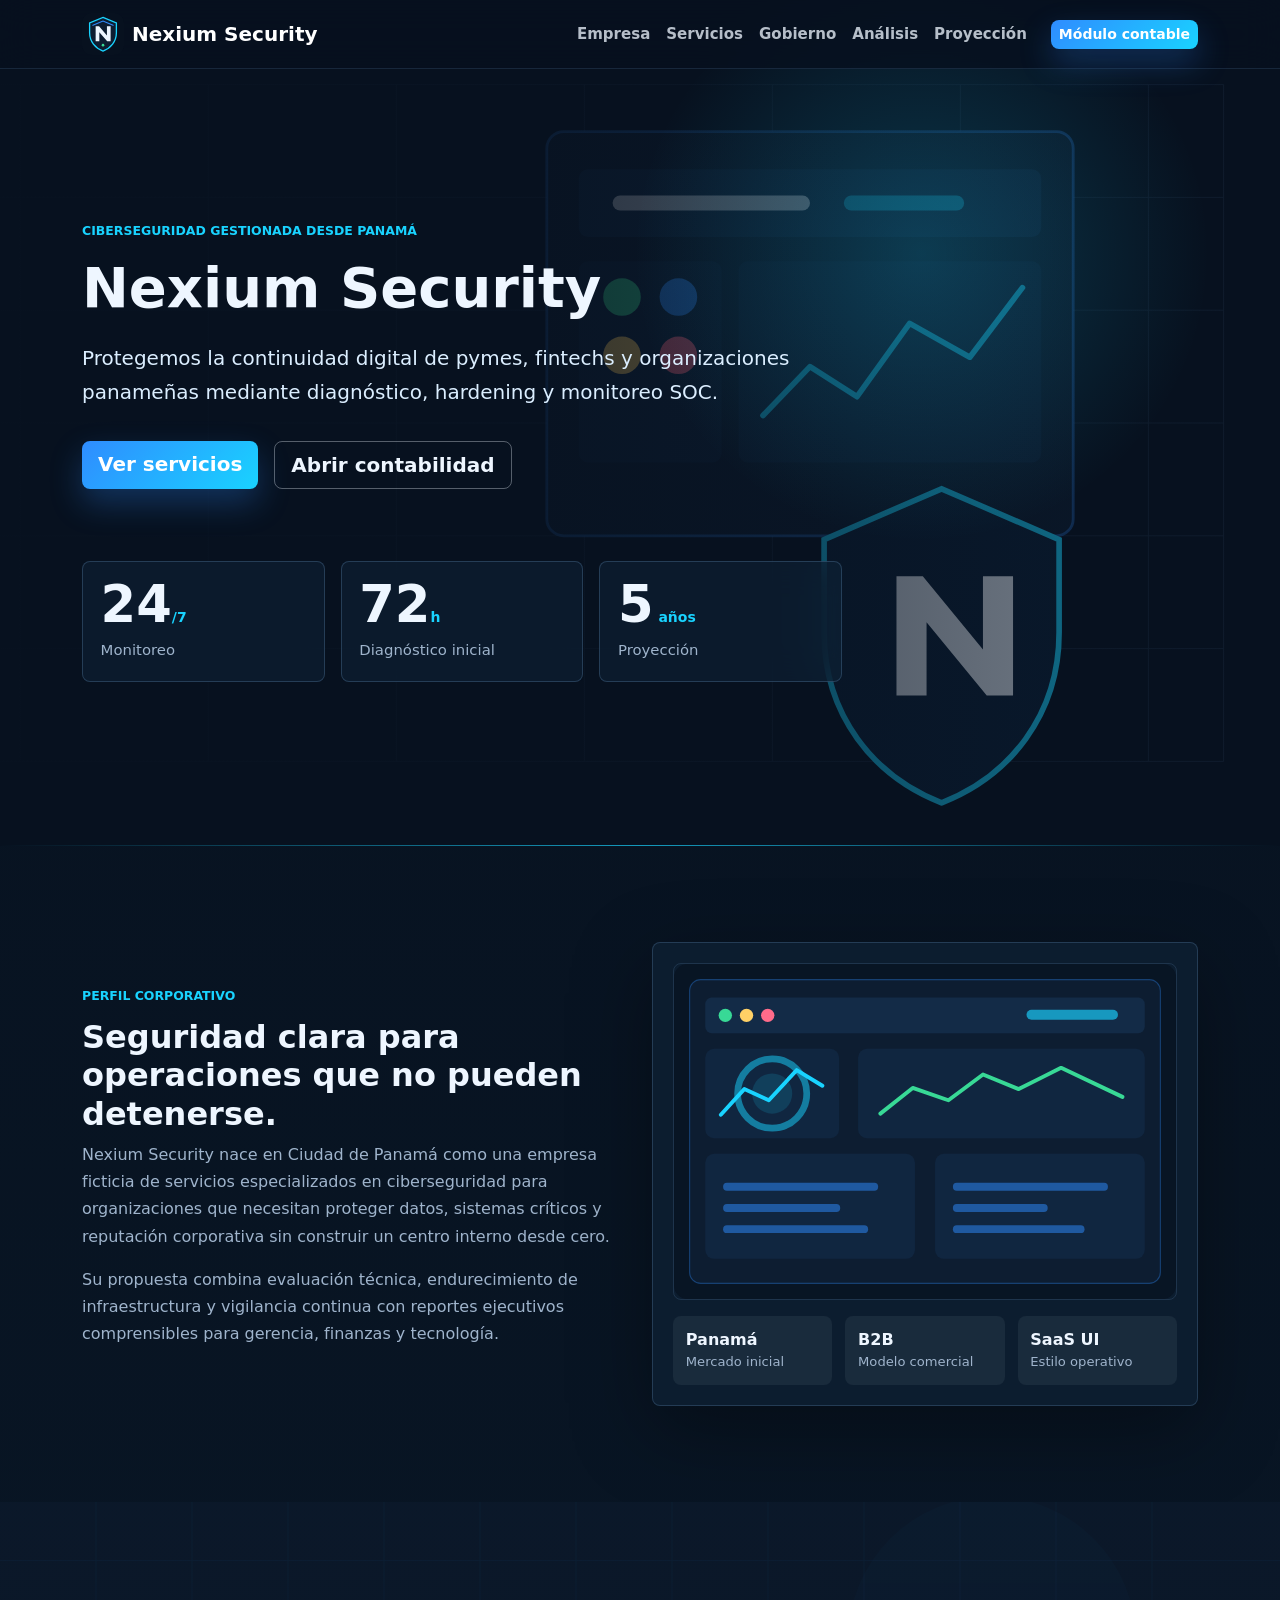
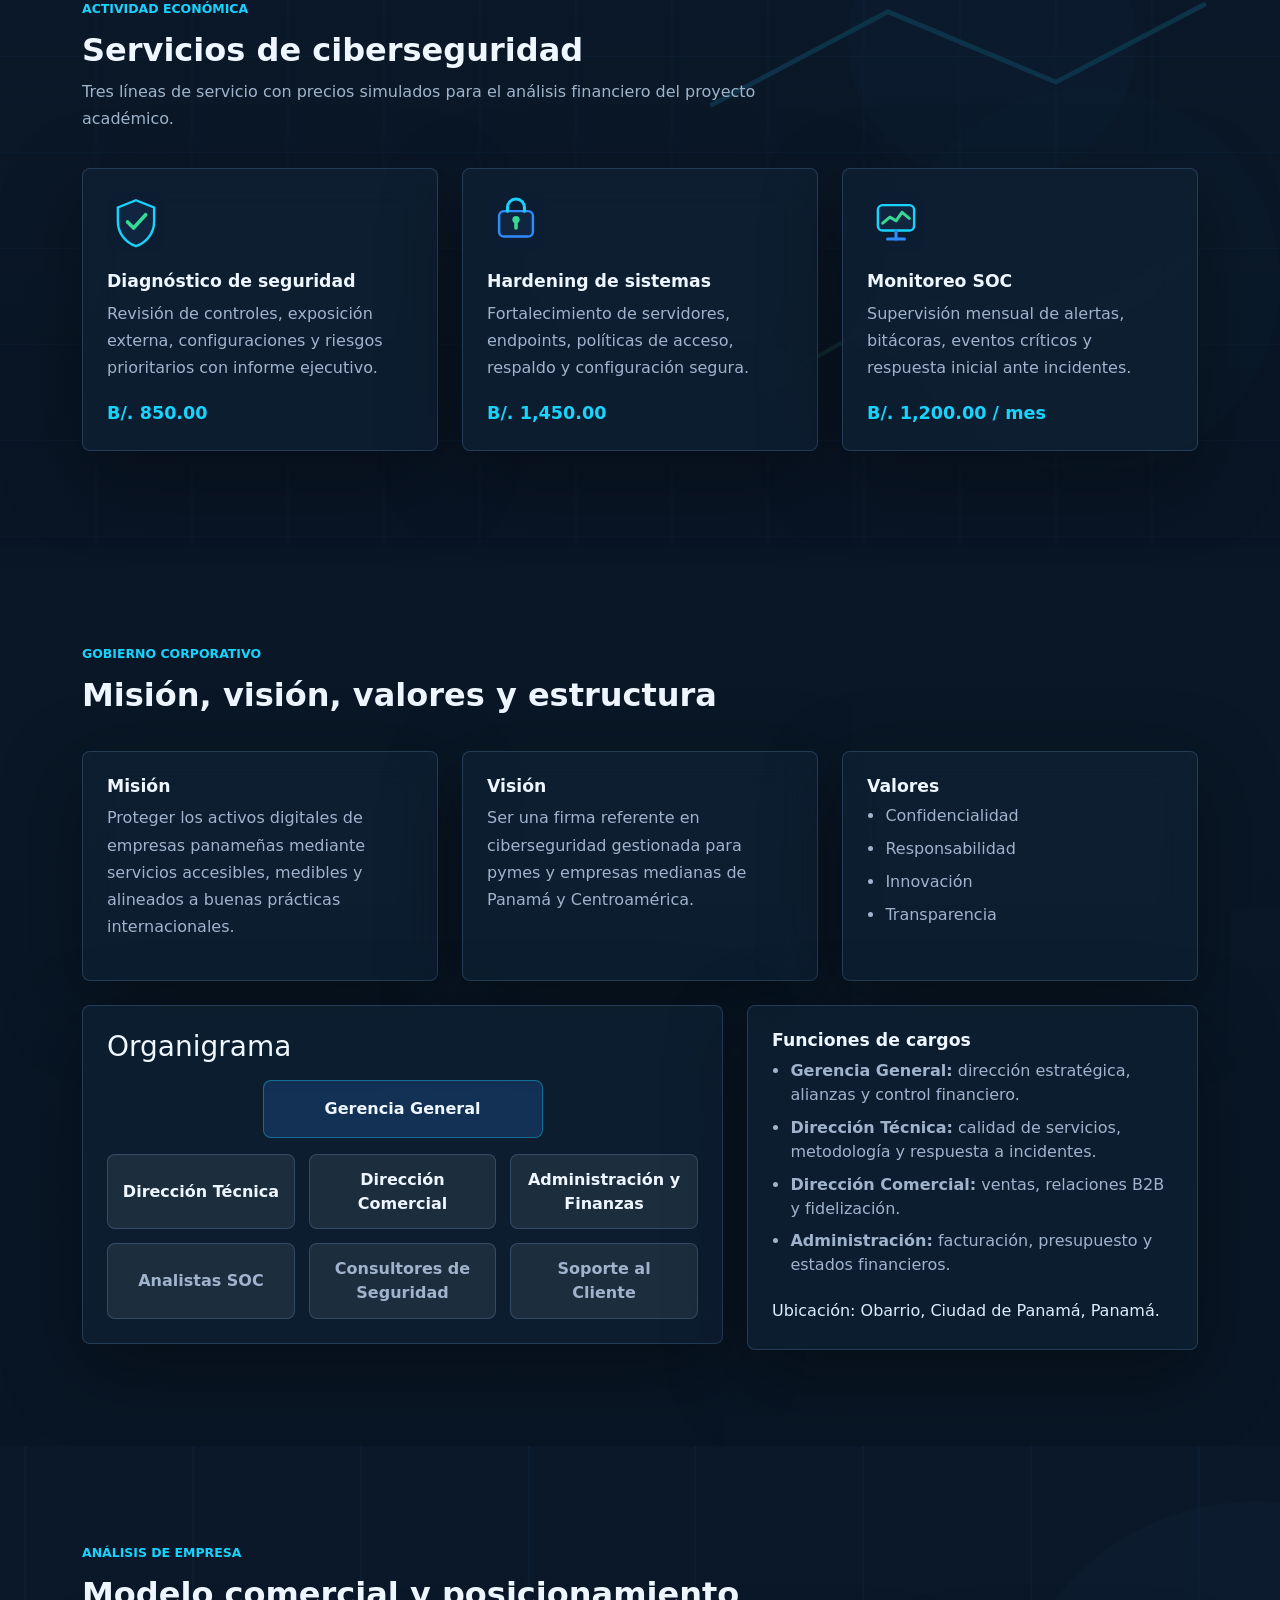
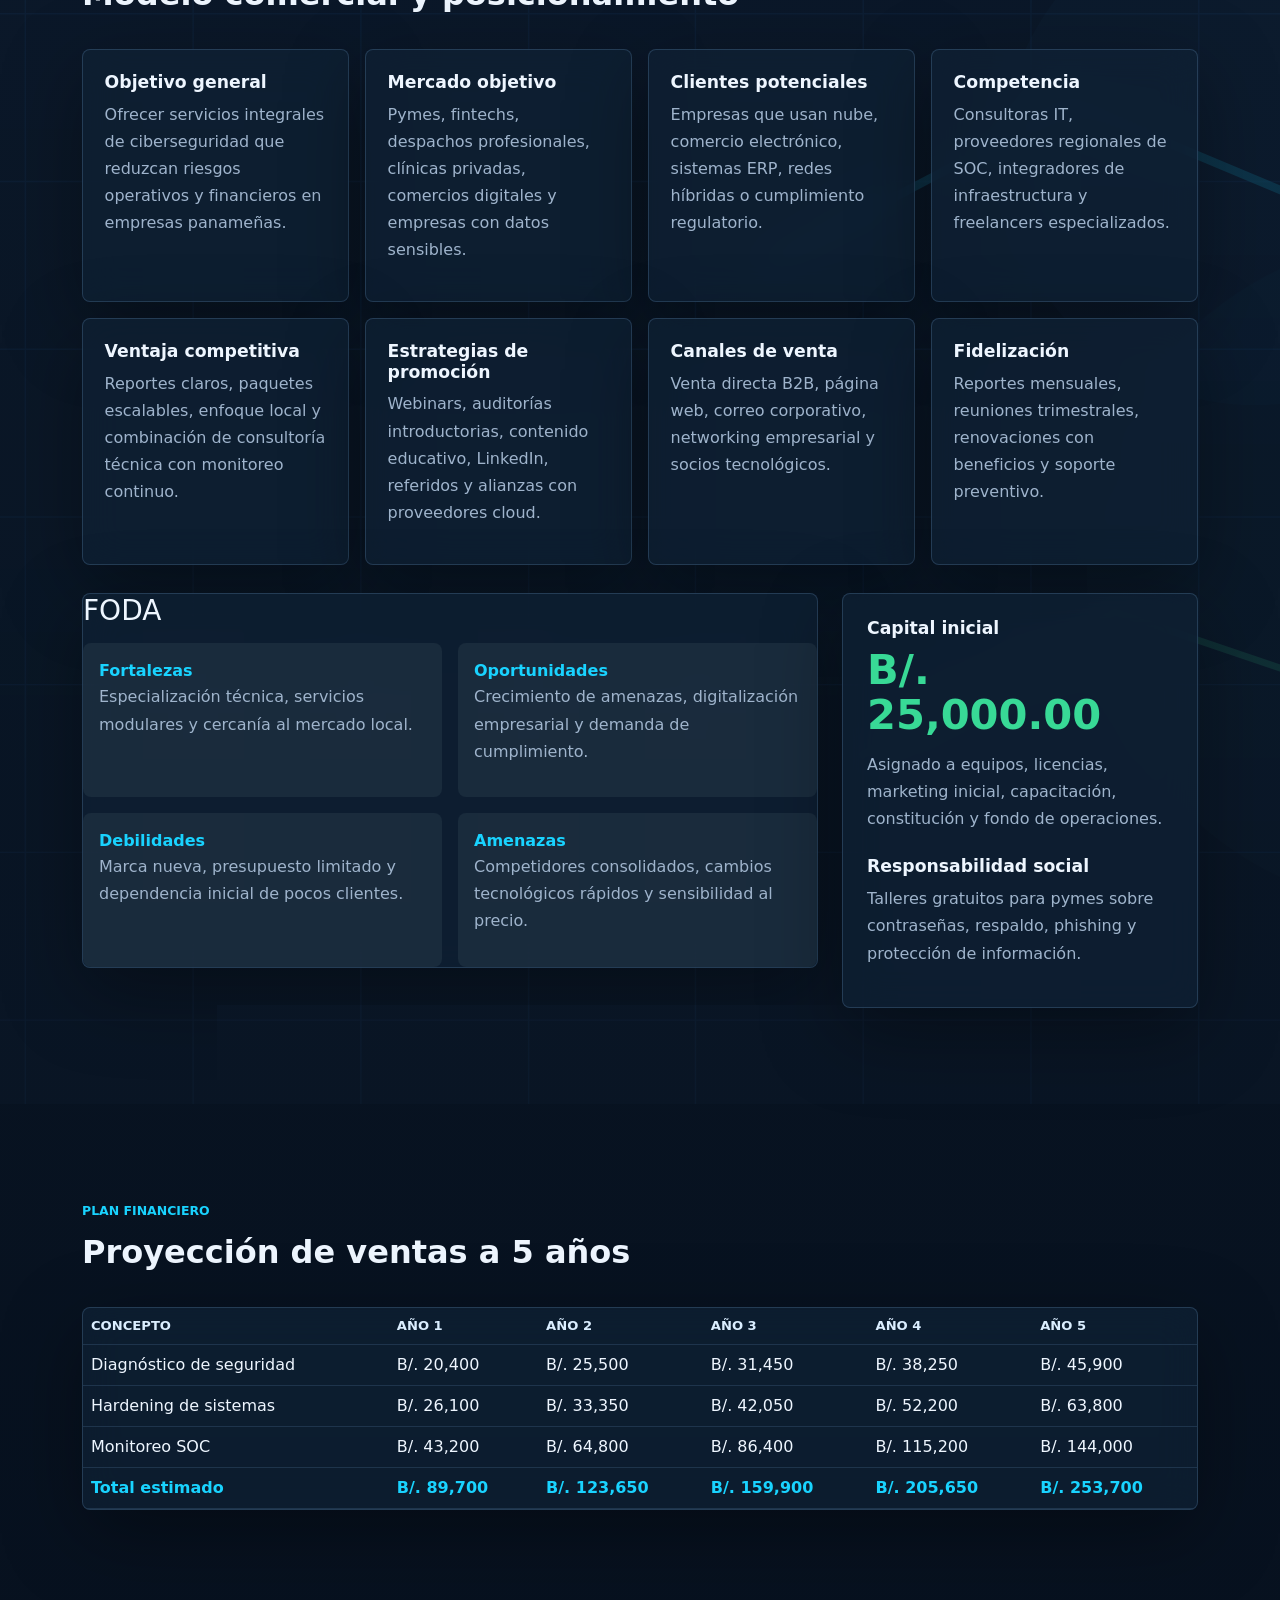
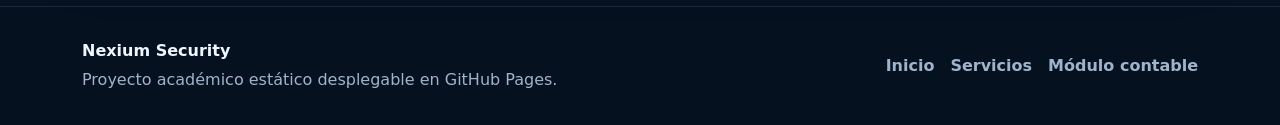
<file: index.html>
<!doctype html>
<html lang="es">
  <head>
    <meta charset="utf-8">
    <meta name="viewport" content="width=device-width, initial-scale=1">
    <meta name="description" content="Nexium Security es una empresa ficticia panameña de servicios de ciberseguridad con módulo contable académico.">
    <meta name="author" content="Nexium Security">
    <title>Nexium Security | Ciberseguridad corporativa en Panamá</title>
    <link rel="icon" href="assets/favicon/favicon.svg" type="image/svg+xml">
    <link href="https://cdn.jsdelivr.net/npm/bootstrap@5.3.3/dist/css/bootstrap.min.css" rel="stylesheet">
    <link rel="stylesheet" href="assets/css/style.css">
  </head>
  <body data-bs-spy="scroll" data-bs-target="#mainNavbar" data-bs-offset="90" tabindex="0">
    <nav id="mainNavbar" class="navbar navbar-expand-lg fixed-top navbar-dark">
      <div class="container">
        <a class="navbar-brand d-flex align-items-center gap-2" href="#inicio" aria-label="Nexium Security">
          <img src="assets/img/logo/logo.svg" alt="Logo Nexium Security" width="42" height="42">
          <span>Nexium Security</span>
        </a>
        <button class="navbar-toggler" type="button" data-bs-toggle="collapse" data-bs-target="#navbarContent" aria-controls="navbarContent" aria-expanded="false" aria-label="Abrir menú">
          <span class="navbar-toggler-icon"></span>
        </button>
        <div class="collapse navbar-collapse" id="navbarContent">
          <ul class="navbar-nav ms-auto align-items-lg-center">
            <li class="nav-item"><a class="nav-link" href="#empresa">Empresa</a></li>
            <li class="nav-item"><a class="nav-link" href="#servicios">Servicios</a></li>
            <li class="nav-item"><a class="nav-link" href="#gobierno">Gobierno</a></li>
            <li class="nav-item"><a class="nav-link" href="#analisis">Análisis</a></li>
            <li class="nav-item"><a class="nav-link" href="#proyeccion">Proyección</a></li>
            <li class="nav-item ms-lg-3"><a class="btn btn-primary btn-sm" href="pages/accounting.html">Módulo contable</a></li>
          </ul>
        </div>
      </div>
    </nav>

    <header id="inicio" class="hero-section">
      <div class="hero-overlay"></div>
      <div class="container hero-content">
        <p class="section-kicker reveal">Ciberseguridad gestionada desde Panamá</p>
        <h1 class="display-4 fw-bold reveal">Nexium Security</h1>
        <p class="lead hero-copy reveal">Protegemos la continuidad digital de pymes, fintechs y organizaciones panameñas mediante diagnóstico, hardening y monitoreo SOC.</p>
        <div class="d-flex flex-column flex-sm-row gap-3 reveal">
          <a href="#servicios" class="btn btn-primary btn-lg">Ver servicios</a>
          <a href="pages/accounting.html" class="btn btn-outline-light btn-lg">Abrir contabilidad</a>
        </div>
        <div class="hero-metrics reveal" aria-label="Indicadores comerciales">
          <div>
            <span data-counter="24">0</span><small>/7</small>
            <p>Monitoreo</p>
          </div>
          <div>
            <span data-counter="72">0</span><small>h</small>
            <p>Diagnóstico inicial</p>
          </div>
          <div>
            <span data-counter="5">0</span><small> años</small>
            <p>Proyección</p>
          </div>
        </div>
      </div>
    </header>

    <main>
      <section id="empresa" class="section-block">
        <div class="container">
          <div class="row align-items-center g-4">
            <div class="col-lg-6 reveal">
              <p class="section-kicker">Perfil corporativo</p>
              <h2>Seguridad clara para operaciones que no pueden detenerse.</h2>
              <p>Nexium Security nace en Ciudad de Panamá como una empresa ficticia de servicios especializados en ciberseguridad para organizaciones que necesitan proteger datos, sistemas críticos y reputación corporativa sin construir un centro interno desde cero.</p>
              <p>Su propuesta combina evaluación técnica, endurecimiento de infraestructura y vigilancia continua con reportes ejecutivos comprensibles para gerencia, finanzas y tecnología.</p>
            </div>
            <div class="col-lg-6 reveal">
              <div class="glass-panel company-panel">
                <img src="assets/img/backgrounds/security-dashboard.svg" alt="Tablero de seguridad de Nexium Security" class="img-fluid dashboard-visual">
                <div class="company-stats">
                  <div><strong>Panamá</strong><span>Mercado inicial</span></div>
                  <div><strong>B2B</strong><span>Modelo comercial</span></div>
                  <div><strong>SaaS UI</strong><span>Estilo operativo</span></div>
                </div>
              </div>
            </div>
          </div>
        </div>
      </section>

      <section id="servicios" class="section-block section-muted">
        <div class="container">
          <div class="section-heading reveal">
            <p class="section-kicker">Actividad económica</p>
            <h2>Servicios de ciberseguridad</h2>
            <p>Tres líneas de servicio con precios simulados para el análisis financiero del proyecto académico.</p>
          </div>
          <div class="row g-4">
            <div class="col-md-4 reveal">
              <article class="service-card h-100">
                <img src="assets/img/services/diagnostic.svg" alt="" aria-hidden="true">
                <h3>Diagnóstico de seguridad</h3>
                <p>Revisión de controles, exposición externa, configuraciones y riesgos prioritarios con informe ejecutivo.</p>
                <strong>B/. 850.00</strong>
              </article>
            </div>
            <div class="col-md-4 reveal">
              <article class="service-card h-100">
                <img src="assets/img/services/hardening.svg" alt="" aria-hidden="true">
                <h3>Hardening de sistemas</h3>
                <p>Fortalecimiento de servidores, endpoints, políticas de acceso, respaldo y configuración segura.</p>
                <strong>B/. 1,450.00</strong>
              </article>
            </div>
            <div class="col-md-4 reveal">
              <article class="service-card h-100">
                <img src="assets/img/services/soc.svg" alt="" aria-hidden="true">
                <h3>Monitoreo SOC</h3>
                <p>Supervisión mensual de alertas, bitácoras, eventos críticos y respuesta inicial ante incidentes.</p>
                <strong>B/. 1,200.00 / mes</strong>
              </article>
            </div>
          </div>
        </div>
      </section>

      <section id="gobierno" class="section-block">
        <div class="container">
          <div class="section-heading reveal">
            <p class="section-kicker">Gobierno corporativo</p>
            <h2>Misión, visión, valores y estructura</h2>
          </div>
          <div class="row g-4 mb-4">
            <div class="col-md-4 reveal">
              <div class="info-card h-100">
                <h3>Misión</h3>
                <p>Proteger los activos digitales de empresas panameñas mediante servicios accesibles, medibles y alineados a buenas prácticas internacionales.</p>
              </div>
            </div>
            <div class="col-md-4 reveal">
              <div class="info-card h-100">
                <h3>Visión</h3>
                <p>Ser una firma referente en ciberseguridad gestionada para pymes y empresas medianas de Panamá y Centroamérica.</p>
              </div>
            </div>
            <div class="col-md-4 reveal">
              <div class="info-card h-100">
                <h3>Valores</h3>
                <ul class="clean-list">
                  <li>Confidencialidad</li>
                  <li>Responsabilidad</li>
                  <li>Innovación</li>
                  <li>Transparencia</li>
                </ul>
              </div>
            </div>
          </div>
          <div class="row g-4">
            <div class="col-lg-7 reveal">
              <div class="glass-panel org-chart">
                <h3>Organigrama</h3>
                <div class="org-level org-top">Gerencia General</div>
                <div class="org-grid">
                  <span>Dirección Técnica</span>
                  <span>Dirección Comercial</span>
                  <span>Administración y Finanzas</span>
                </div>
                <div class="org-grid org-grid-secondary">
                  <span>Analistas SOC</span>
                  <span>Consultores de Seguridad</span>
                  <span>Soporte al Cliente</span>
                </div>
              </div>
            </div>
            <div class="col-lg-5 reveal">
              <div class="info-card h-100">
                <h3>Funciones de cargos</h3>
                <ul class="role-list">
                  <li><strong>Gerencia General:</strong> dirección estratégica, alianzas y control financiero.</li>
                  <li><strong>Dirección Técnica:</strong> calidad de servicios, metodología y respuesta a incidentes.</li>
                  <li><strong>Dirección Comercial:</strong> ventas, relaciones B2B y fidelización.</li>
                  <li><strong>Administración:</strong> facturación, presupuesto y estados financieros.</li>
                </ul>
                <p class="location-note">Ubicación: Obarrio, Ciudad de Panamá, Panamá.</p>
              </div>
            </div>
          </div>
        </div>
      </section>

      <section id="analisis" class="section-block section-muted">
        <div class="container">
          <div class="section-heading reveal">
            <p class="section-kicker">Análisis de empresa</p>
            <h2>Modelo comercial y posicionamiento</h2>
          </div>
          <div class="analysis-grid">
            <article class="analysis-card reveal">
              <h3>Objetivo general</h3>
              <p>Ofrecer servicios integrales de ciberseguridad que reduzcan riesgos operativos y financieros en empresas panameñas.</p>
            </article>
            <article class="analysis-card reveal">
              <h3>Mercado objetivo</h3>
              <p>Pymes, fintechs, despachos profesionales, clínicas privadas, comercios digitales y empresas con datos sensibles.</p>
            </article>
            <article class="analysis-card reveal">
              <h3>Clientes potenciales</h3>
              <p>Empresas que usan nube, comercio electrónico, sistemas ERP, redes híbridas o cumplimiento regulatorio.</p>
            </article>
            <article class="analysis-card reveal">
              <h3>Competencia</h3>
              <p>Consultoras IT, proveedores regionales de SOC, integradores de infraestructura y freelancers especializados.</p>
            </article>
            <article class="analysis-card reveal">
              <h3>Ventaja competitiva</h3>
              <p>Reportes claros, paquetes escalables, enfoque local y combinación de consultoría técnica con monitoreo continuo.</p>
            </article>
            <article class="analysis-card reveal">
              <h3>Estrategias de promoción</h3>
              <p>Webinars, auditorías introductorias, contenido educativo, LinkedIn, referidos y alianzas con proveedores cloud.</p>
            </article>
            <article class="analysis-card reveal">
              <h3>Canales de venta</h3>
              <p>Venta directa B2B, página web, correo corporativo, networking empresarial y socios tecnológicos.</p>
            </article>
            <article class="analysis-card reveal">
              <h3>Fidelización</h3>
              <p>Reportes mensuales, reuniones trimestrales, renovaciones con beneficios y soporte preventivo.</p>
            </article>
          </div>

          <div class="row g-4 mt-1">
            <div class="col-lg-8 reveal">
              <div class="glass-panel">
                <h3>FODA</h3>
                <div class="swot-grid">
                  <div><strong>Fortalezas</strong><p>Especialización técnica, servicios modulares y cercanía al mercado local.</p></div>
                  <div><strong>Oportunidades</strong><p>Crecimiento de amenazas, digitalización empresarial y demanda de cumplimiento.</p></div>
                  <div><strong>Debilidades</strong><p>Marca nueva, presupuesto limitado y dependencia inicial de pocos clientes.</p></div>
                  <div><strong>Amenazas</strong><p>Competidores consolidados, cambios tecnológicos rápidos y sensibilidad al precio.</p></div>
                </div>
              </div>
            </div>
            <div class="col-lg-4 reveal">
              <div class="info-card h-100">
                <h3>Capital inicial</h3>
                <p class="capital-number">B/. 25,000.00</p>
                <p>Asignado a equipos, licencias, marketing inicial, capacitación, constitución y fondo de operaciones.</p>
                <h3 class="mt-4">Responsabilidad social</h3>
                <p>Talleres gratuitos para pymes sobre contraseñas, respaldo, phishing y protección de información.</p>
              </div>
            </div>
          </div>
        </div>
      </section>

      <section id="proyeccion" class="section-block">
        <div class="container">
          <div class="section-heading reveal">
            <p class="section-kicker">Plan financiero</p>
            <h2>Proyección de ventas a 5 años</h2>
          </div>
          <div class="table-responsive glass-panel reveal">
            <table class="table table-dark table-hover align-middle projection-table">
              <thead>
                <tr>
                  <th>Concepto</th>
                  <th>Año 1</th>
                  <th>Año 2</th>
                  <th>Año 3</th>
                  <th>Año 4</th>
                  <th>Año 5</th>
                </tr>
              </thead>
              <tbody>
                <tr>
                  <td>Diagnóstico de seguridad</td>
                  <td>B/. 20,400</td>
                  <td>B/. 25,500</td>
                  <td>B/. 31,450</td>
                  <td>B/. 38,250</td>
                  <td>B/. 45,900</td>
                </tr>
                <tr>
                  <td>Hardening de sistemas</td>
                  <td>B/. 26,100</td>
                  <td>B/. 33,350</td>
                  <td>B/. 42,050</td>
                  <td>B/. 52,200</td>
                  <td>B/. 63,800</td>
                </tr>
                <tr>
                  <td>Monitoreo SOC</td>
                  <td>B/. 43,200</td>
                  <td>B/. 64,800</td>
                  <td>B/. 86,400</td>
                  <td>B/. 115,200</td>
                  <td>B/. 144,000</td>
                </tr>
                <tr class="table-accent">
                  <td>Total estimado</td>
                  <td>B/. 89,700</td>
                  <td>B/. 123,650</td>
                  <td>B/. 159,900</td>
                  <td>B/. 205,650</td>
                  <td>B/. 253,700</td>
                </tr>
              </tbody>
            </table>
          </div>
        </div>
      </section>
    </main>

    <footer class="site-footer">
      <div class="container d-flex flex-column flex-md-row justify-content-between align-items-md-center gap-3">
        <div>
          <strong>Nexium Security</strong>
          <p>Proyecto académico estático desplegable en GitHub Pages.</p>
        </div>
        <div class="footer-links">
          <a href="#inicio">Inicio</a>
          <a href="#servicios">Servicios</a>
          <a href="pages/accounting.html">Módulo contable</a>
        </div>
      </div>
    </footer>

    <script src="https://cdn.jsdelivr.net/npm/bootstrap@5.3.3/dist/js/bootstrap.bundle.min.js"></script>
    <script src="assets/js/main.js"></script>
  </body>
</html>
</file>
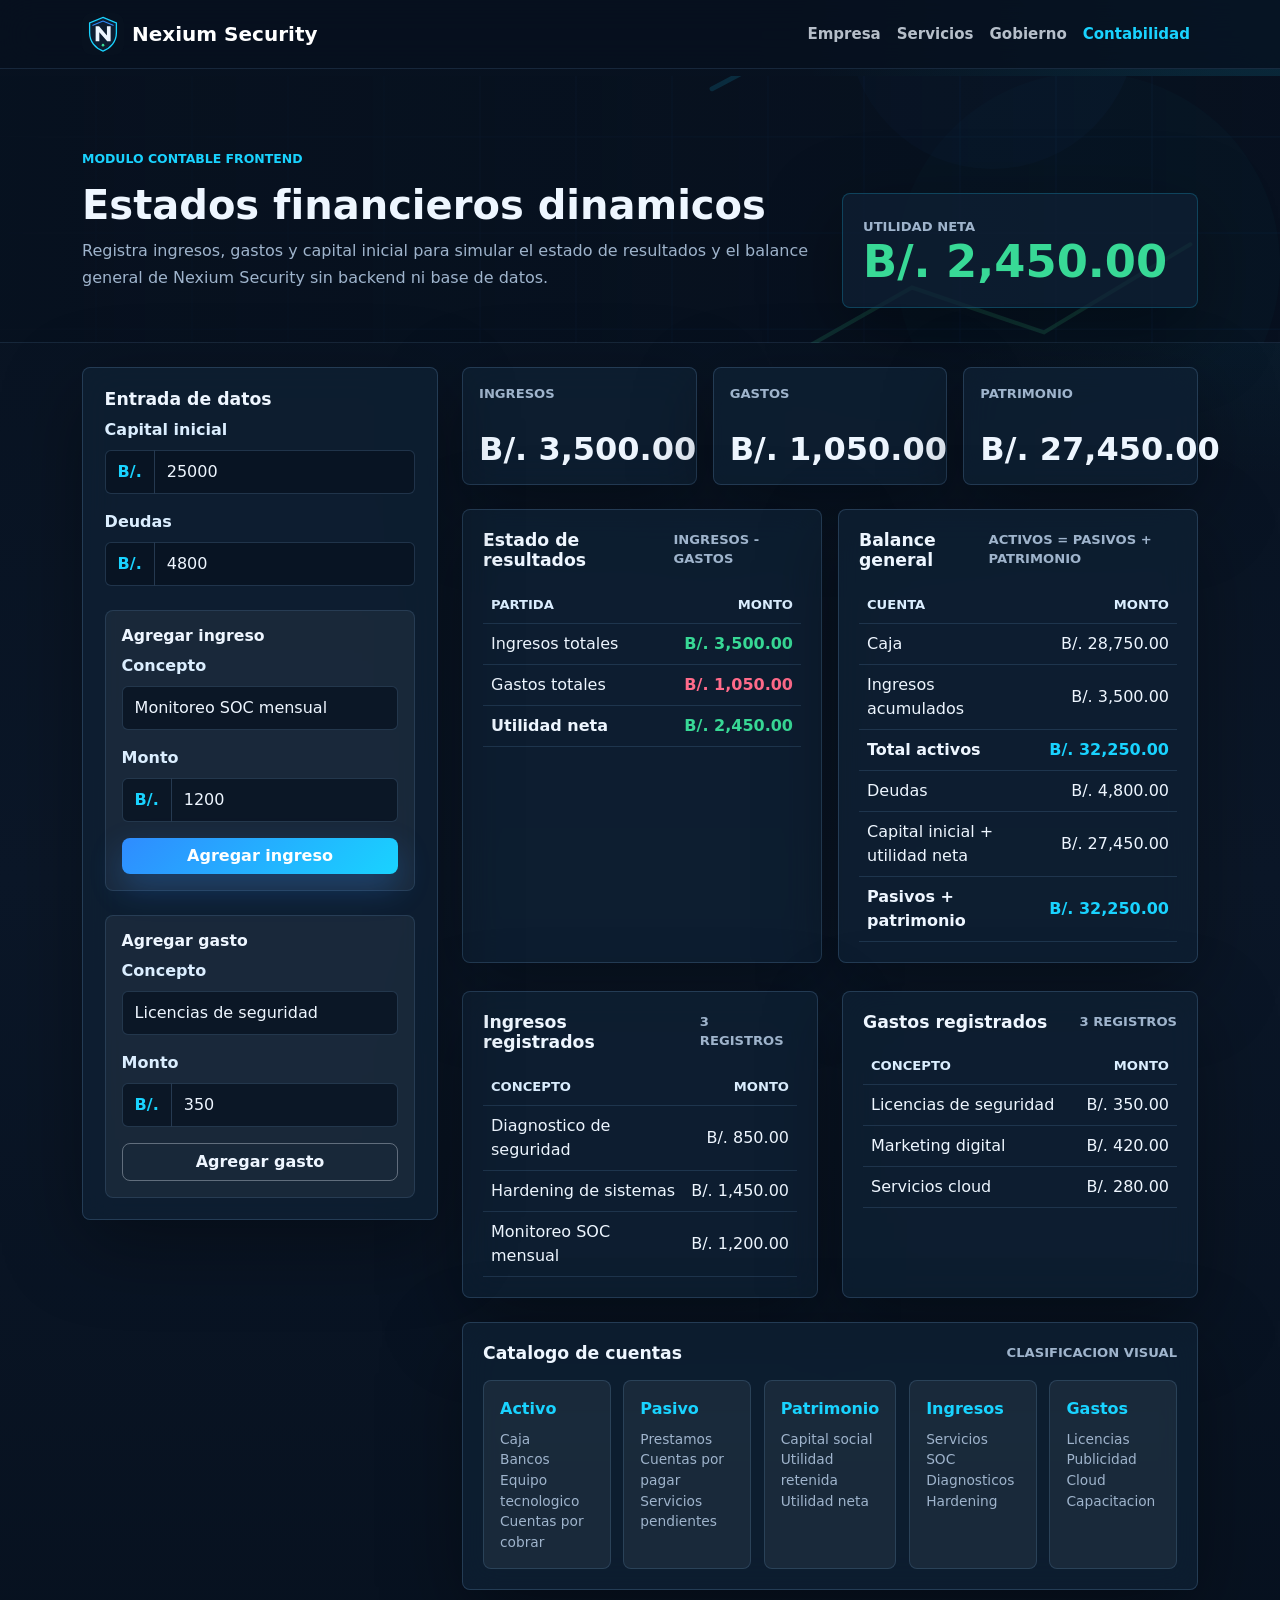
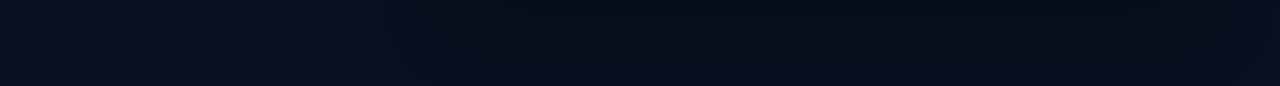
<file: pages/accounting.html>
<!doctype html>
<html lang="es">
  <head>
    <meta charset="utf-8">
    <meta name="viewport" content="width=device-width, initial-scale=1">
    <meta name="description" content="Modulo contable frontend de Nexium Security con estado de resultados, balance general y catalogo de cuentas.">
    <title>Modulo contable | Nexium Security</title>
    <link rel="icon" href="../assets/favicon/favicon.svg" type="image/svg+xml">
    <link href="https://cdn.jsdelivr.net/npm/bootstrap@5.3.3/dist/css/bootstrap.min.css" rel="stylesheet">
    <link rel="stylesheet" href="../assets/css/style.css">
  </head>
  <body class="accounting-page">
    <nav id="mainNavbar" class="navbar navbar-expand-lg fixed-top navbar-dark">
      <div class="container">
        <a class="navbar-brand d-flex align-items-center gap-2" href="../index.html#inicio" aria-label="Nexium Security">
          <img src="../assets/img/logo/logo.svg" alt="Logo Nexium Security" width="42" height="42">
          <span>Nexium Security</span>
        </a>
        <button class="navbar-toggler" type="button" data-bs-toggle="collapse" data-bs-target="#navbarContent" aria-controls="navbarContent" aria-expanded="false" aria-label="Abrir menu">
          <span class="navbar-toggler-icon"></span>
        </button>
        <div class="collapse navbar-collapse" id="navbarContent">
          <ul class="navbar-nav ms-auto align-items-lg-center">
            <li class="nav-item"><a class="nav-link" href="../index.html#empresa">Empresa</a></li>
            <li class="nav-item"><a class="nav-link" href="../index.html#servicios">Servicios</a></li>
            <li class="nav-item"><a class="nav-link" href="../index.html#gobierno">Gobierno</a></li>
            <li class="nav-item"><a class="nav-link active" href="accounting.html">Contabilidad</a></li>
          </ul>
        </div>
      </div>
    </nav>

    <main class="accounting-shell">
      <section class="accounting-hero">
        <div class="container">
          <div class="row align-items-end g-4">
            <div class="col-lg-8">
              <p class="section-kicker">Modulo contable frontend</p>
              <h1>Estados financieros dinamicos</h1>
              <p>Registra ingresos, gastos y capital inicial para simular el estado de resultados y el balance general de Nexium Security sin backend ni base de datos.</p>
            </div>
            <div class="col-lg-4">
              <div class="accounting-summary">
                <span>Utilidad neta</span>
                <strong id="netProfitHero">B/. 0.00</strong>
              </div>
            </div>
          </div>
        </div>
      </section>

      <section class="section-block pt-4">
        <div class="container">
          <div class="row g-4">
            <div class="col-xl-4">
              <div class="accounting-panel sticky-lg-top">
                <h2>Entrada de datos</h2>
                <div class="mb-3">
                  <label class="form-label" for="initialCapital">Capital inicial</label>
                  <div class="input-group">
                    <span class="input-group-text">B/.</span>
                    <input id="initialCapital" class="form-control" type="number" min="0" step="0.01" value="25000">
                  </div>
                </div>
                <div class="mb-4">
                  <label class="form-label" for="debtAmount">Deudas</label>
                  <div class="input-group">
                    <span class="input-group-text">B/.</span>
                    <input id="debtAmount" class="form-control" type="number" min="0" step="0.01" value="4800">
                  </div>
                </div>

                <div class="entry-box">
                  <h3>Agregar ingreso</h3>
                  <label class="form-label" for="incomeDescription">Concepto</label>
                  <input id="incomeDescription" class="form-control" type="text" value="Monitoreo SOC mensual">
                  <label class="form-label mt-3" for="incomeAmount">Monto</label>
                  <div class="input-group">
                    <span class="input-group-text">B/.</span>
                    <input id="incomeAmount" class="form-control" type="number" min="0" step="0.01" value="1200">
                  </div>
                  <button class="btn btn-primary w-100 mt-3" type="button" onclick="addIncome()">Agregar ingreso</button>
                </div>

                <div class="entry-box mt-4">
                  <h3>Agregar gasto</h3>
                  <label class="form-label" for="expenseDescription">Concepto</label>
                  <input id="expenseDescription" class="form-control" type="text" value="Licencias de seguridad">
                  <label class="form-label mt-3" for="expenseAmount">Monto</label>
                  <div class="input-group">
                    <span class="input-group-text">B/.</span>
                    <input id="expenseAmount" class="form-control" type="number" min="0" step="0.01" value="350">
                  </div>
                  <button class="btn btn-outline-light w-100 mt-3" type="button" onclick="addExpense()">Agregar gasto</button>
                </div>
              </div>
            </div>

            <div class="col-xl-8">
              <div class="row g-3 metric-row">
                <div class="col-md-4">
                  <div class="metric-card">
                    <span>Ingresos</span>
                    <strong id="totalIncome">B/. 0.00</strong>
                  </div>
                </div>
                <div class="col-md-4">
                  <div class="metric-card">
                    <span>Gastos</span>
                    <strong id="totalExpenses">B/. 0.00</strong>
                  </div>
                </div>
                <div class="col-md-4">
                  <div class="metric-card">
                    <span>Patrimonio</span>
                    <strong id="totalEquity">B/. 0.00</strong>
                  </div>
                </div>
              </div>

              <div class="accounting-grid mt-4">
                <section class="accounting-card">
                  <div class="card-header-line">
                    <h2>Estado de resultados</h2>
                    <span>Ingresos - Gastos</span>
                  </div>
                  <div class="table-responsive">
                    <table class="table table-dark table-hover align-middle">
                      <thead>
                        <tr>
                          <th>Partida</th>
                          <th class="text-end">Monto</th>
                        </tr>
                      </thead>
                      <tbody id="incomeStatementTable"></tbody>
                    </table>
                  </div>
                </section>

                <section class="accounting-card">
                  <div class="card-header-line">
                    <h2>Balance general</h2>
                    <span>Activos = Pasivos + Patrimonio</span>
                  </div>
                  <div class="table-responsive">
                    <table class="table table-dark table-hover align-middle">
                      <thead>
                        <tr>
                          <th>Cuenta</th>
                          <th class="text-end">Monto</th>
                        </tr>
                      </thead>
                      <tbody id="balanceSheetTable"></tbody>
                    </table>
                  </div>
                </section>
              </div>

              <div class="row g-4 mt-1">
                <div class="col-lg-6">
                  <section class="accounting-card h-100">
                    <div class="card-header-line">
                      <h2>Ingresos registrados</h2>
                      <span id="incomeCount">0 registros</span>
                    </div>
                    <div class="table-responsive">
                      <table class="table table-dark table-hover align-middle">
                        <thead>
                          <tr>
                            <th>Concepto</th>
                            <th class="text-end">Monto</th>
                          </tr>
                        </thead>
                        <tbody id="incomeRows"></tbody>
                      </table>
                    </div>
                  </section>
                </div>
                <div class="col-lg-6">
                  <section class="accounting-card h-100">
                    <div class="card-header-line">
                      <h2>Gastos registrados</h2>
                      <span id="expenseCount">0 registros</span>
                    </div>
                    <div class="table-responsive">
                      <table class="table table-dark table-hover align-middle">
                        <thead>
                          <tr>
                            <th>Concepto</th>
                            <th class="text-end">Monto</th>
                          </tr>
                        </thead>
                        <tbody id="expenseRows"></tbody>
                      </table>
                    </div>
                  </section>
                </div>
              </div>

              <section class="accounting-card mt-4">
                <div class="card-header-line">
                  <h2>Catalogo de cuentas</h2>
                  <span>Clasificacion visual</span>
                </div>
                <div id="accountCatalog" class="catalog-grid"></div>
              </section>
            </div>
          </div>
        </div>
      </section>
    </main>

    <script src="https://cdn.jsdelivr.net/npm/bootstrap@5.3.3/dist/js/bootstrap.bundle.min.js"></script>
    <script src="../assets/js/main.js"></script>
    <script src="../assets/js/accounting.js"></script>
  </body>
</html>
</file>
<file: assets/css/style.css>
:root {
  --bg: #07111f;
  --bg-soft: #0d1d31;
  --surface: rgba(15, 32, 52, 0.78);
  --surface-strong: rgba(17, 39, 64, 0.92);
  --line: rgba(143, 197, 255, 0.18);
  --text: #eef6ff;
  --muted: #9fb4cc;
  --blue: #2f8cff;
  --blue-strong: #0a6dff;
  --cyan: #19d3ff;
  --green: #38d996;
  --danger: #ff6b8a;
  --warning: #ffd166;
  --shadow: 0 24px 80px rgba(0, 0, 0, 0.34);
  --radius: 8px;
}

* {
  box-sizing: border-box;
}

html {
  scroll-behavior: smooth;
}

body {
  min-width: 320px;
  margin: 0;
  color: var(--text);
  background:
    radial-gradient(circle at top left, rgba(47, 140, 255, 0.16), transparent 34rem),
    linear-gradient(180deg, #07111f 0%, #091726 48%, #07111f 100%);
  font-family: Inter, ui-sans-serif, system-ui, -apple-system, BlinkMacSystemFont, "Segoe UI", sans-serif;
  letter-spacing: 0;
}

a {
  color: inherit;
  text-decoration: none;
}

p {
  color: var(--muted);
  line-height: 1.7;
}

img {
  max-width: 100%;
}

.btn {
  border-radius: var(--radius);
  font-weight: 700;
  letter-spacing: 0;
}

.btn-primary {
  background: linear-gradient(135deg, var(--blue), var(--cyan));
  border: 0;
  box-shadow: 0 14px 32px rgba(47, 140, 255, 0.28);
}

.btn-primary:hover,
.btn-primary:focus {
  background: linear-gradient(135deg, var(--blue-strong), var(--cyan));
  transform: translateY(-1px);
}

.btn-outline-light {
  border-color: rgba(238, 246, 255, 0.34);
  color: var(--text);
}

.btn-outline-light:hover,
.btn-outline-light:focus {
  background: rgba(238, 246, 255, 0.12);
  border-color: rgba(238, 246, 255, 0.58);
  color: var(--text);
}

.section-block {
  padding: 96px 0;
  position: relative;
}

.section-muted {
  background:
    linear-gradient(180deg, rgba(12, 27, 45, 0.74), rgba(10, 22, 37, 0.82)),
    url("../img/backgrounds/cyber-grid.svg") center/cover;
}

.section-kicker {
  color: var(--cyan);
  font-size: 0.78rem;
  font-weight: 800;
  margin-bottom: 0.75rem;
  text-transform: uppercase;
}

.section-heading {
  max-width: 760px;
  margin-bottom: 2.25rem;
}

.section-heading h2,
.section-block h2 {
  font-weight: 800;
}

.glass-panel,
.info-card,
.service-card,
.analysis-card,
.accounting-card,
.accounting-panel,
.metric-card {
  border: 1px solid var(--line);
  border-radius: var(--radius);
  background: var(--surface);
  box-shadow: var(--shadow);
  backdrop-filter: blur(18px);
}

.reveal {
  opacity: 0;
  transform: translateY(18px);
  transition: opacity 0.6s ease, transform 0.6s ease;
}

.reveal.is-visible {
  opacity: 1;
  transform: translateY(0);
}

/* NAVBAR */
.navbar {
  background: rgba(7, 17, 31, 0.82);
  border-bottom: 1px solid rgba(143, 197, 255, 0.13);
  backdrop-filter: blur(18px);
  transition: box-shadow 0.2s ease, background 0.2s ease;
}

.navbar.navbar-scrolled {
  background: rgba(7, 17, 31, 0.95);
  box-shadow: 0 18px 48px rgba(0, 0, 0, 0.28);
}

.navbar-brand span {
  font-weight: 800;
}

.navbar .nav-link {
  color: rgba(238, 246, 255, 0.76);
  font-size: 0.94rem;
  font-weight: 700;
}

.navbar .nav-link:hover,
.navbar .nav-link.active {
  color: var(--cyan);
}

/* HERO */
.hero-section {
  min-height: 94vh;
  display: flex;
  align-items: center;
  padding: 8.5rem 0 5rem;
  position: relative;
  overflow: hidden;
  background:
    linear-gradient(90deg, rgba(7, 17, 31, 0.97) 0%, rgba(7, 17, 31, 0.82) 42%, rgba(7, 17, 31, 0.46) 100%),
    url("../img/backgrounds/cyber-operations.svg") center right/cover no-repeat;
}

.hero-section::after {
  content: "";
  width: 100%;
  height: 1px;
  position: absolute;
  left: 0;
  bottom: 0;
  background: linear-gradient(90deg, transparent, rgba(25, 211, 255, 0.7), transparent);
}

.hero-overlay {
  position: absolute;
  inset: 0;
  background: radial-gradient(circle at 72% 30%, rgba(25, 211, 255, 0.2), transparent 18rem);
  pointer-events: none;
}

.hero-content {
  position: relative;
  z-index: 1;
}

.hero-copy {
  max-width: 720px;
  margin: 1.25rem 0 2rem;
  color: #dbeeff;
}

.hero-metrics {
  width: min(760px, 100%);
  display: grid;
  grid-template-columns: repeat(3, 1fr);
  gap: 1rem;
  margin-top: 4.5rem;
}

.hero-metrics div {
  min-height: 112px;
  padding: 1.1rem;
  border: 1px solid rgba(143, 197, 255, 0.2);
  border-radius: var(--radius);
  background: rgba(15, 32, 52, 0.66);
  backdrop-filter: blur(18px);
}

.hero-metrics span {
  color: var(--text);
  font-size: clamp(1.8rem, 4vw, 3.25rem);
  font-weight: 850;
  line-height: 1;
}

.hero-metrics small {
  color: var(--cyan);
  font-weight: 800;
}

.hero-metrics p {
  margin: 0.45rem 0 0;
  font-size: 0.93rem;
}

.company-panel {
  padding: 1.25rem;
}

.dashboard-visual {
  width: 100%;
  border-radius: var(--radius);
  border: 1px solid rgba(143, 197, 255, 0.14);
}

.company-stats {
  display: grid;
  grid-template-columns: repeat(3, 1fr);
  gap: 0.8rem;
  margin-top: 1rem;
}

.company-stats div {
  padding: 0.8rem;
  border-radius: var(--radius);
  background: rgba(238, 246, 255, 0.06);
}

.company-stats strong,
.company-stats span {
  display: block;
}

.company-stats span {
  color: var(--muted);
  font-size: 0.82rem;
}

/* SERVICES */
.service-card {
  padding: 1.5rem;
  transition: transform 0.2s ease, border-color 0.2s ease;
}

.service-card:hover {
  border-color: rgba(25, 211, 255, 0.48);
  transform: translateY(-4px);
}

.service-card img {
  width: 58px;
  height: 58px;
  margin-bottom: 1.25rem;
}

.service-card h3,
.info-card h3,
.analysis-card h3,
.accounting-card h2,
.accounting-panel h2 {
  font-size: 1.08rem;
  font-weight: 800;
}

.service-card strong {
  color: var(--cyan);
  display: block;
  margin-top: 1.15rem;
  font-size: 1.1rem;
}

/* GOVERNANCE */
.info-card {
  padding: 1.5rem;
}

.clean-list,
.role-list {
  padding-left: 1.15rem;
  margin-bottom: 0;
  color: var(--muted);
}

.clean-list li,
.role-list li {
  margin-bottom: 0.55rem;
}

.org-chart {
  padding: 1.5rem;
}

.org-level,
.org-grid span {
  min-height: 58px;
  display: flex;
  align-items: center;
  justify-content: center;
  padding: 0.8rem;
  border: 1px solid rgba(143, 197, 255, 0.2);
  border-radius: var(--radius);
  background: rgba(238, 246, 255, 0.07);
  color: var(--text);
  font-weight: 800;
  text-align: center;
}

.org-top {
  max-width: 280px;
  margin: 1rem auto;
  border-color: rgba(25, 211, 255, 0.38);
  background: rgba(47, 140, 255, 0.18);
}

.org-grid {
  display: grid;
  grid-template-columns: repeat(3, 1fr);
  gap: 0.85rem;
  margin-top: 0.85rem;
}

.org-grid-secondary span {
  color: var(--muted);
  font-weight: 700;
}

.location-note {
  margin: 1.25rem 0 0;
  color: #dbeeff;
}

/* ANALYSIS */
.analysis-grid {
  display: grid;
  grid-template-columns: repeat(4, 1fr);
  gap: 1rem;
}

.analysis-card {
  min-height: 224px;
  padding: 1.35rem;
}

.swot-grid {
  display: grid;
  grid-template-columns: repeat(2, 1fr);
  gap: 1rem;
  margin-top: 1rem;
}

.swot-grid div {
  padding: 1rem;
  border-radius: var(--radius);
  background: rgba(238, 246, 255, 0.06);
}

.swot-grid strong {
  color: var(--cyan);
}

.capital-number {
  margin: 0.4rem 0 0.8rem;
  color: var(--green);
  font-size: clamp(1.8rem, 5vw, 2.6rem);
  font-weight: 850;
  line-height: 1.1;
}

.projection-table {
  margin: 0;
}

.table {
  --bs-table-bg: transparent;
  --bs-table-color: var(--text);
  --bs-table-hover-bg: rgba(47, 140, 255, 0.1);
  --bs-table-hover-color: var(--text);
  margin-bottom: 0;
}

.table th {
  color: #dbeeff;
  font-size: 0.82rem;
  text-transform: uppercase;
}

.table td,
.table th {
  border-color: rgba(143, 197, 255, 0.14);
}

.table-accent td {
  color: var(--cyan);
  font-weight: 800;
}

.site-footer {
  padding: 2rem 0;
  border-top: 1px solid rgba(143, 197, 255, 0.13);
  background: rgba(7, 17, 31, 0.94);
}

.site-footer p {
  margin: 0.2rem 0 0;
}

.footer-links {
  display: flex;
  flex-wrap: wrap;
  gap: 1rem;
}

.footer-links a {
  color: var(--muted);
  font-weight: 700;
}

.footer-links a:hover {
  color: var(--cyan);
}

/* ACCOUNTING */
.accounting-page {
  background:
    radial-gradient(circle at top right, rgba(25, 211, 255, 0.13), transparent 30rem),
    linear-gradient(180deg, #07111f 0%, #0b1728 52%, #07111f 100%);
}

.accounting-shell {
  padding-top: 76px;
}

.accounting-hero {
  padding: 72px 0 34px;
  background:
    linear-gradient(90deg, rgba(7, 17, 31, 0.95), rgba(7, 17, 31, 0.62)),
    url("../img/backgrounds/cyber-grid.svg") center/cover;
  border-bottom: 1px solid rgba(143, 197, 255, 0.12);
}

.accounting-hero h1 {
  font-weight: 850;
}

.accounting-summary {
  padding: 1.25rem;
  border: 1px solid rgba(25, 211, 255, 0.22);
  border-radius: var(--radius);
  background: rgba(15, 32, 52, 0.74);
  box-shadow: var(--shadow);
}

.accounting-summary span,
.metric-card span,
.card-header-line span {
  color: var(--muted);
  font-size: 0.82rem;
  font-weight: 800;
  text-transform: uppercase;
}

.accounting-summary strong {
  display: block;
  color: var(--green);
  font-size: clamp(1.9rem, 4vw, 2.8rem);
  line-height: 1.08;
}

.accounting-panel {
  top: 92px;
  padding: 1.35rem;
}

.entry-box {
  padding: 1rem;
  border: 1px solid rgba(143, 197, 255, 0.13);
  border-radius: var(--radius);
  background: rgba(238, 246, 255, 0.05);
}

.entry-box h3 {
  font-size: 0.98rem;
  font-weight: 800;
}

.form-label {
  color: #dbeeff;
  font-weight: 700;
}

.form-control,
.input-group-text {
  min-height: 44px;
  border-color: rgba(143, 197, 255, 0.18);
  background: rgba(7, 17, 31, 0.72);
  color: var(--text);
}

.form-control:focus {
  border-color: rgba(25, 211, 255, 0.7);
  background: rgba(7, 17, 31, 0.92);
  color: var(--text);
  box-shadow: 0 0 0 0.2rem rgba(25, 211, 255, 0.15);
}

.input-group-text {
  color: var(--cyan);
  font-weight: 800;
}

.metric-card {
  min-height: 118px;
  display: flex;
  flex-direction: column;
  justify-content: space-between;
  padding: 1rem;
}

.metric-card strong {
  font-size: clamp(1.35rem, 3vw, 2rem);
  color: var(--text);
  line-height: 1.1;
}

.accounting-grid {
  display: grid;
  grid-template-columns: repeat(2, minmax(0, 1fr));
  gap: 1rem;
}

.accounting-card {
  padding: 1.25rem;
}

.card-header-line {
  display: flex;
  justify-content: space-between;
  align-items: flex-start;
  gap: 1rem;
  margin-bottom: 1rem;
}

.card-header-line h2 {
  margin-bottom: 0;
}

.catalog-grid {
  display: grid;
  grid-template-columns: repeat(5, 1fr);
  gap: 0.8rem;
}

.catalog-item {
  min-height: 118px;
  padding: 1rem;
  border: 1px solid rgba(143, 197, 255, 0.15);
  border-radius: var(--radius);
  background: rgba(238, 246, 255, 0.06);
}

.catalog-item strong {
  display: block;
  margin-bottom: 0.5rem;
  color: var(--cyan);
}

.catalog-item span {
  display: block;
  color: var(--muted);
  font-size: 0.86rem;
}

.positive-value {
  color: var(--green) !important;
  font-weight: 800;
}

.negative-value {
  color: var(--danger) !important;
  font-weight: 800;
}

.neutral-value {
  color: var(--cyan) !important;
  font-weight: 800;
}

.error-page {
  min-height: 100vh;
}

.error-shell {
  min-height: 100vh;
  display: grid;
  place-items: center;
  padding: 2rem;
}

.error-shell .glass-panel {
  max-width: 560px;
  padding: 2rem;
}

@media (max-width: 1199.98px) {
  .analysis-grid {
    grid-template-columns: repeat(2, 1fr);
  }

  .catalog-grid {
    grid-template-columns: repeat(3, 1fr);
  }
}

@media (max-width: 991.98px) {
  .section-block {
    padding: 72px 0;
  }

  .navbar-collapse {
    padding: 1rem 0;
  }

  .accounting-grid {
    grid-template-columns: 1fr;
  }

  .accounting-panel {
    position: static;
  }
}

@media (max-width: 767.98px) {
  .hero-section {
    min-height: auto;
    padding: 7rem 0 4rem;
  }

  .hero-metrics,
  .company-stats,
  .org-grid,
  .swot-grid,
  .analysis-grid,
  .catalog-grid {
    grid-template-columns: 1fr;
  }

  .hero-metrics {
    margin-top: 3rem;
  }

  .card-header-line {
    flex-direction: column;
    gap: 0.25rem;
  }
}

@media (max-width: 575.98px) {
  .section-block {
    padding: 56px 0;
  }

  .hero-metrics div,
  .metric-card,
  .catalog-item {
    min-height: auto;
  }

  .accounting-hero {
    padding-top: 52px;
  }
}
</file>
